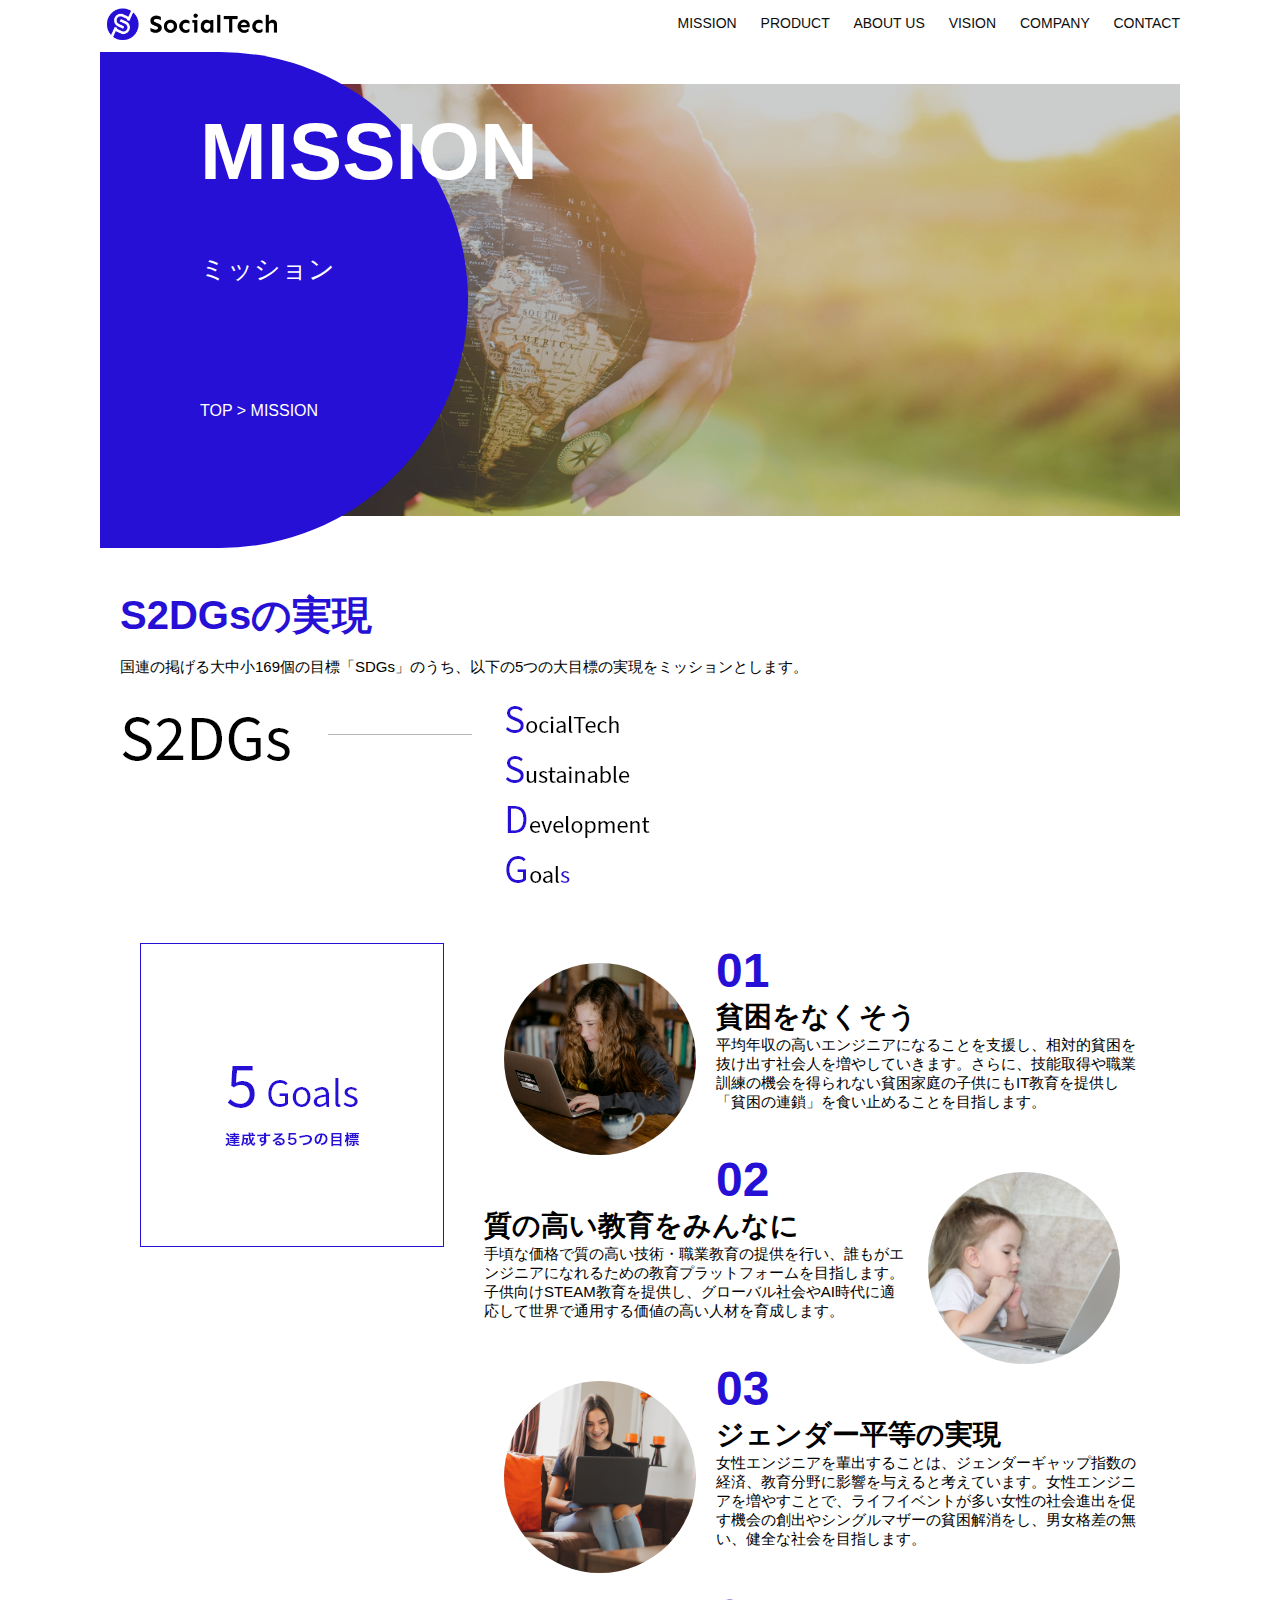
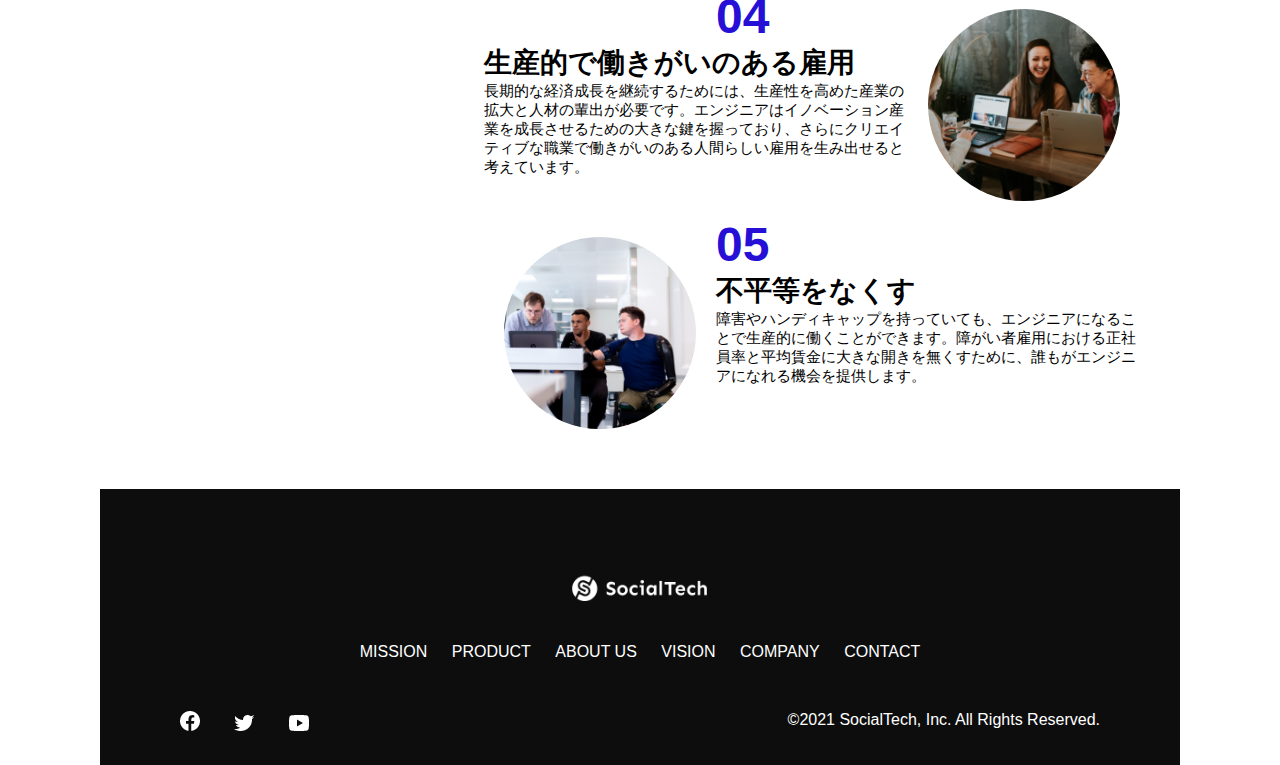
<file: jquery/mission.html>
<!DOCTYPE html>
<html>

<head>
    <title>SocialTech - MISSON ミッション -</title>
    <meta charset="utf-8">
    <meta name="description" content="SocialTechが目指す5つの目標（S2DGs）を紹介します">
    <meta name="viewport" content="width=device-width, initial-scale=1.0">
    <link rel="stylesheet" href="style.css">
</head>

<body>
    <!-- ヘッダー -->
    <header>
        <!-- ロゴ -->
        <a href="index.html" id="logo"><img src="images/logo.png" alt="トップページに戻る"></a>

        <!-- PC用ナビゲーション -->
        <nav id="nav-pc">
            <a href="mission.html">MISSION</a>
            <a href="product.html">PRODUCT</a>
            <a href="index.html#aboutus">ABOUT US</a>
            <a href="index.html#vision">VISION</a>
            <a href="index.html#company">COMPANY</a>
            <a href="index.html#contact">CONTACT</a>
        </nav>

        <!-- スマホ用メニューボタン -->
        <img id="menu-sp" src="images/button-menu.png" alt="ナビゲーションを開く"
            onclick="document.getElementById('nav-sp').style.display = 'block'">

        <!-- スマホ用ナビゲーション -->
        <nav id="nav-sp">
            <img id="close" src="images/button-close.png" alt="ナビゲーションを閉じる"
                onclick="document.getElementById('nav-sp').style.display = 'none'">
            <a id="logo-sp" href="index.html" onclick="document.getElementById('nav-sp').style.display = 'none'"><img
                    src="images/logo-sp.png" alt="トップページに戻る"></a>
            <a class="menu" href="mission.html"
                onclick="document.getElementById('nav-sp').style.display = 'none'">MISSION</a>
            <a class="menu" href="product.html"
                onclick="document.getElementById('nav-sp').style.display = 'none'">PRODUCT</a>
            <a class="menu" href="index.html#aboutus"
                onclick="document.getElementById('nav-sp').style.display = 'none'">ABOUT US</a>
            <a class="menu" href="index.html#vision"
                onclick="document.getElementById('nav-sp').style.display = 'none'">VISION</a>
            <a class="menu" href="index.html#company"
                onclick="document.getElementById('nav-sp').style.display = 'none'">COMPANY</a>
            <a class="menu" href="index.html#contact"
                onclick="document.getElementById('nav-sp').style.display = 'none'">CONTACT</a>
            <div id="sns">
                <a href="https://www.facebook.com/sejuku2013"><img src="images/button-facebook.png"
                        alt="Facebookのリンク"></a>
                <a href="https://twitter.com/samuraijuku"><img src="images/button-twitter.png" alt="Twitterのリンク"></a>
                <a href="https://www.youtube.com/channel/UCCFOQO5aDK0xXam4cUQXT8g"><img src="images/button-youtube.png"
                        alt="YouTubeのリンク"></a>
            </div>
        </nav>
    </header>
    <main>
        <article>
            <section id="mission-main">
                <div id="mission-title">
                    <h1>MISSION</h1>
                    <span>ミッション</span>
                    <div>TOP > MISSION</div>
                </div>
            </section>
            <section id="mission-s2dgs">
                <h2 class="mission-h2">S2DGsの実現</h2>
                <p>国連の掲げる大中小169個の目標「SDGs」のうち、以下の5つの大目標の実現をミッションとします。</p>
                <img src="images/mission/mission-s2dgs.png" alt="S2DGs">
            </section>
            <section id="mission-5goals">
                <div>
                    <img id="s2dgs-image" src="images/mission/mission-5goals.png" alt="5Goals">
                </div>
                <div>
                    <div>
                        <img class="fivegoals-image-left" src="images/mission/mission-5goals01.png" alt="PCを操作する女の子">
                        <span class="fivegoals-number">01</span>
                        <h3 class="fivegoals-h3">貧困をなくそう</h3>
                        <p class="fivegoals-p">
                            平均年収の高いエンジニアになることを支援し、相対的貧困を抜け出す社会人を増やしていきます。さらに、技能取得や職業訓練の機会を得られない貧困家庭の子供にもIT教育を提供し「貧困の連鎖」を食い止めることを目指します。
                        </p>
                    </div>
                    <div>
                        <img class="fivegoals-image-right" src="images/mission/mission-5goals02.png"
                            alt="PCを見つめる小さい女の子">
                        <span class="fivegoals-number">02</span>
                        <h3 class="fivegoals-h3">質の高い教育をみんなに</h3>
                        <p class="fivegoals-p">
                            手頃な価格で質の高い技術・職業教育の提供を行い、誰もがエンジニアになれるための教育プラットフォームを目指します。子供向けSTEAM教育を提供し、グローバル社会やAI時代に適応して世界で通用する価値の高い人材を育成します。
                        </p>
                    </div>
                    <div>
                        <img class="fivegoals-image-left" src="images/mission/mission-5goals03.png" alt="PCを操作する女性">

                        <span class="fivegoals-number">03</span>
                        <h3 class="fivegoals-h3">ジェンダー平等の実現</h3>
                        <p class="fivegoals-p">
                            女性エンジニアを輩出することは、ジェンダーギャップ指数の経済、教育分野に影響を与えると考えています。女性エンジニアを増やすことで、ライフイベントが多い女性の社会進出を促す機会の創出やシングルマザーの貧困解消をし、男女格差の無い、健全な社会を目指します。
                        </p>
                    </div>
                    <div>
                        <img class="fivegoals-image-right" src="images/mission/mission-5goals04.png" alt="笑顔で話し合う3人の男女">
                        <span class="fivegoals-number">04</span>
                        <h3 class="fivegoals-h3">生産的で働きがいのある雇用</h3>
                        <p class="fivegoals-p">
                            長期的な経済成長を継続するためには、生産性を高めた産業の拡大と人材の輩出が必要です。エンジニアはイノベーション産業を成長させるための大きな鍵を握っており、さらにクリエイティブな職業で働きがいのある人間らしい雇用を生み出せると考えています。
                        </p>
                    </div>
                    <div>
                        <img class="fivegoals-image-left" src="images/mission/mission-5goals05.png"
                            alt="障害を持つ男性が生き生きと働く様子">
                        <span class="fivegoals-number">05</span>
                        <h3 class="fivegoals-h3">不平等をなくす</h3>
                        <p class="fivegoals-p">
                            障害やハンディキャップを持っていても、エンジニアになることで生産的に働くことができます。障がい者雇用における正社員率と平均賃金に大きな開きを無くすために、誰もがエンジニアになれる機会を提供します。
                        </p>
                    </div>
                </div>
            </section>
        </article>
        <footer>
            <div id="footer-logo">
                <img src="images/logo-sp.png" alt="SocialTech">
            </div>
            <div id="footer-link">
                <a href="mission.html">MISSION</a>
                <a href="product.html">PRODUCT</a>
                <a href="index.html#aboutus">ABOUT US</a>
                <a href="index.html#vision">VISION</a>
                <a href="index.html#company">COMPANY</a>
                <a href="index.html#contact">CONTACT</a>
            </div>
            <div id="sns-footer">
                <a href="https://www.facebook.com/sejuku2013"><img src="images/button-facebook.png"
                        alt="Facebookのリンク"></a>
                <a href="https://twitter.com/samuraijuku"><img src="images/button-twitter.png" alt="Twitterのリンク"></a>
                <a href="https://www.youtube.com/channel/UCCFOQO5aDK0xXam4cUQXT8g"><img src="images/button-youtube.png"
                        alt="YouTubeのリンク"></a>
                <span id="copyright">&copy;2021 SocialTech, Inc. All Rights Reserved. </span>
            </div>
        </footer>
    </main>
</body>

</html>
</file>
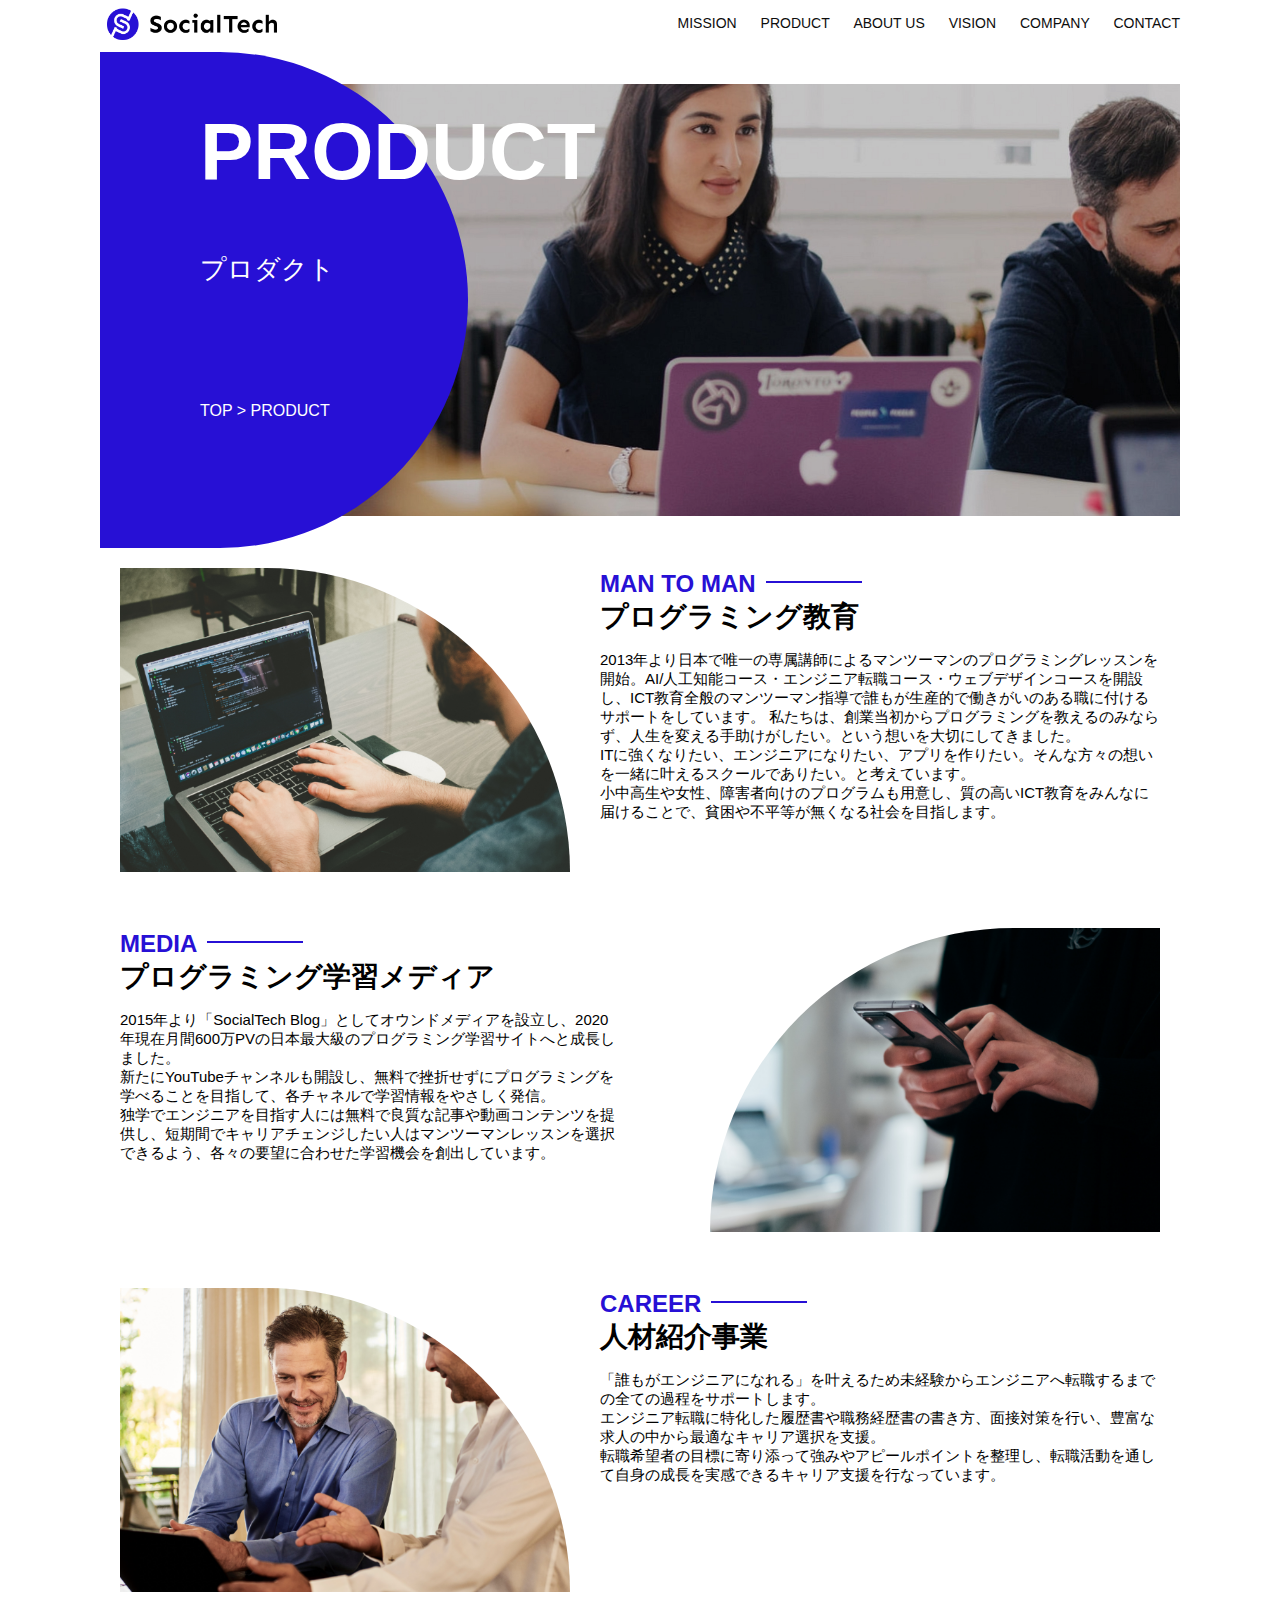
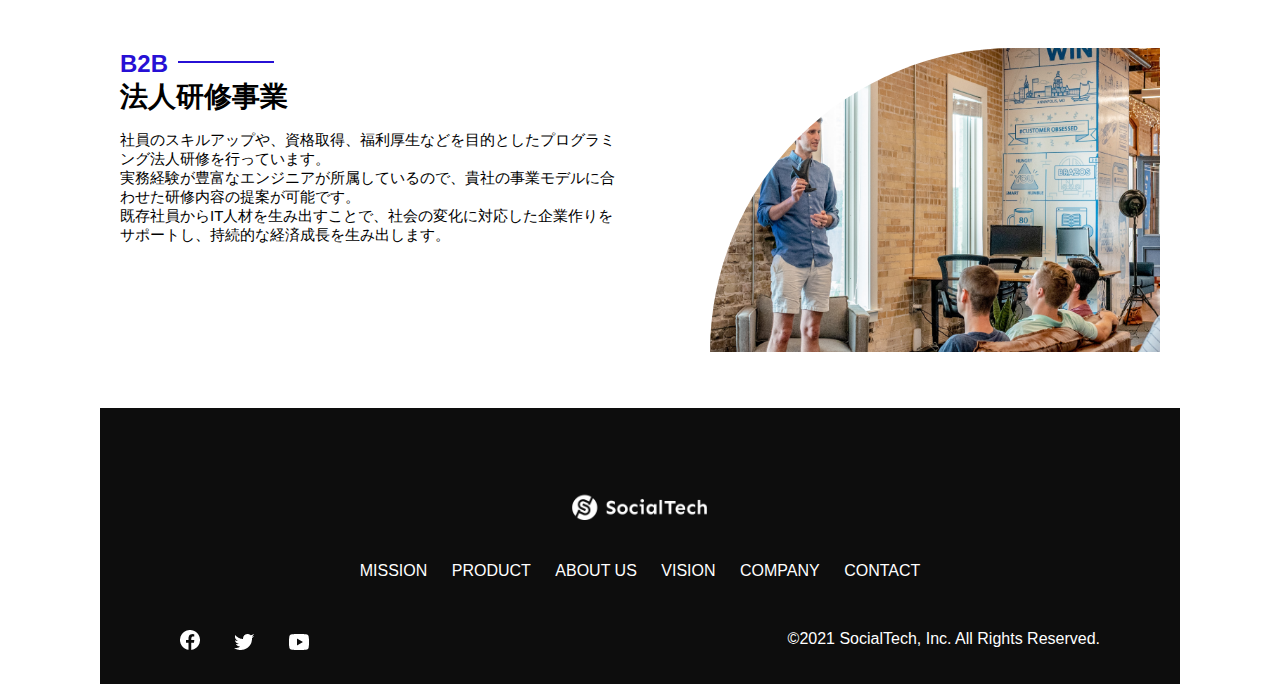
<file: jquery/product.html>
<!DOCTYPE html>
<html>

<head>
    <title>SocialTech -PRODUCT プロダクト- </title>
    <meta charset="utf-8">
    <meta name="description" content="SocialTechの4つのプロダクトを紹介します">
    <meta name="viewport" content="width=device-width, initial-scale=1.0">
    <link rel="stylesheet" href="style.css">
</head>

<body>
    <!-- ヘッダー -->
    <header>
        <!-- ロゴ -->
        <a href="index.html" id="logo"><img src="images/logo.png" alt="トップページに戻る"></a>

        <!-- PC用ナビゲーション -->
        <nav id="nav-pc">
            <a href="mission.html">MISSION</a>
            <a href="product.html">PRODUCT</a>
            <a href="index.html#aboutus">ABOUT US</a>
            <a href="index.html#vision">VISION</a>
            <a href="index.html#company">COMPANY</a>
            <a href="index.html#contact">CONTACT</a>
        </nav>

        <!-- スマホ用メニューボタン -->
        <img id="menu-sp" src="images/button-menu.png" alt="ナビゲーションを開く"
            onclick="document.getElementById('nav-sp').style.display = 'block'">

        <!-- スマホ用ナビゲーション -->
        <nav id="nav-sp">
            <img id="close" src="images/button-close.png" alt="ナビゲーションを閉じる"
                onclick="document.getElementById('nav-sp').style.display = 'none'">
            <a id="logo-sp" href="index.html" onclick="document.getElementById('nav-sp').style.display = 'none'"><img
                    src="images/logo-sp.png" alt="トップページに戻る"></a>
            <a class="menu" href="mission.html"
                onclick="document.getElementById('nav-sp').style.display = 'none'">MISSION</a>
            <a class="menu" href="product.html"
                onclick="document.getElementById('nav-sp').style.display = 'none'">PRODUCT</a>
            <a class="menu" href="index.html#aboutus"
                onclick="document.getElementById('nav-sp').style.display = 'none'">ABOUT US</a>
            <a class="menu" href="index.html#vision"
                onclick="document.getElementById('nav-sp').style.display = 'none'">VISION</a>
            <a class="menu" href="index.html#company"
                onclick="document.getElementById('nav-sp').style.display = 'none'">COMPANY</a>
            <a class="menu" href="index.html#contact"
                onclick="document.getElementById('nav-sp').style.display = 'none'">CONTACT</a>
            <div id="sns">
                <a href="https://www.facebook.com/sejuku2013"><img src="images/button-facebook.png"
                        alt="Facebookのリンク"></a>
                <a href="https://twitter.com/samuraijuku"><img src="images/button-twitter.png" alt="Twitterのリンク"></a>
                <a href="https://www.youtube.com/channel/UCCFOQO5aDK0xXam4cUQXT8g"><img src="images/button-youtube.png"
                        alt="YouTubeのリンク"></a>
            </div>
        </nav>
    </header>
    <main>
        <article>
            <section id="product-main">
                <div id="product-title">
                    <h1>PRODUCT</h1>
                    <span>プロダクト</span>
                    <div>TOP > PRODUCT</div>
                </div>
            </section>
            <section class="product-section1">
                <img src="images/product/product-mantoman.png" alt="PCでコードを書く男性">
                <div>
                    <h2 class="product-h2">MAN TO MAN</h2>
                    <h3 class="product-h3">プログラミング教育</h3>
                    <p>2013年より日本で唯一の専属講師によるマンツーマンのプログラミングレッスンを開始。AI/人工知能コース・エンジニア転職コース・ウェブデザインコースを開設し、ICT教育全般のマンツーマン指導で誰もが生産的で働きがいのある職に付けるサポートをしています。
                        私たちは、創業当初からプログラミングを教えるのみならず、人生を変える手助けがしたい。という想いを大切にしてきました。<br>ITに強くなりたい、エンジニアになりたい、アプリを作りたい。そんな方々の想いを一緒に叶えるスクールでありたい。と考えています。<br>小中高生や女性、障害者向けのプログラムも用意し、質の高いICT教育をみんなに届けることで、貧困や不平等が無くなる社会を目指します。
                    </p>
                </div>
            </section>
            <section class="product-section2">
                <div>
                    <h2 class="product-h2">MEDIA</h2>
                    <h3 class="product-h3">プログラミング学習メディア</h3>
                    <p>2015年より「SocialTech
                        Blog」としてオウンドメディアを設立し、2020年現在月間600万PVの日本最大級のプログラミング学習サイトへと成長しました。<br>新たにYouTubeチャンネルも開設し、無料で挫折せずにプログラミングを学べることを目指して、各チャネルで学習情報をやさしく発信。<br>独学でエンジニアを目指す人には無料で良質な記事や動画コンテンツを提供し、短期間でキャリアチェンジしたい人はマンツーマンレッスンを選択できるよう、各々の要望に合わせた学習機会を創出しています。
                    </p>
                </div>
                <img src="images/product/product-media.png" alt="スマートフォンを操作する人">
            </section>
            <section class="product-section1">
                <img src="images/product/product-career.png" alt="笑顔で話し合う2人の男性">
                <div>
                    <h2 class="product-h2">CAREER</h2>
                    <h3 class="product-h3">人材紹介事業</h3>
                    <p>「誰もがエンジニアになれる」を叶えるため未経験からエンジニアへ転職するまでの全ての過程をサポートします。<br>エンジニア転職に特化した履歴書や職務経歴書の書き方、面接対策を行い、豊富な求人の中から最適なキャリア選択を支援。<br>転職希望者の目標に寄り添って強みやアピールポイントを整理し、転職活動を通して自身の成長を実感できるキャリア支援を行なっています。<br>
                    </p>
                </div>
            </section>
            <section class="product-section2">
                <div>
                    <h2 class="product-h2">B2B</h2>
                    <h3 class="product-h3">法人研修事業</h3>
                    <p>社員のスキルアップや、資格取得、福利厚生などを目的としたプログラミング法人研修を行っています。<br>実務経験が豊富なエンジニアが所属しているので、貴社の事業モデルに合わせた研修内容の提案が可能です。<br>既存社員からIT人材を生み出すことで、社会の変化に対応した企業作りをサポートし、持続的な経済成長を生み出します。
                    </p>
                </div>
                <img src="images/product/product-b2b.png" alt="講演中の男性とそれを聴く人々">
            </section>
        </article>
        <footer>
            <div id="footer-logo">
                <img src="images/logo-sp.png" alt="SocialTech">
            </div>
            <div id="footer-link">
                <a href="mission.html">MISSION</a>
                <a href="product.html">PRODUCT</a>
                <a href="index.html#aboutus">ABOUT US</a>
                <a href="index.html#vision">VISION</a>
                <a href="index.html#company">COMPANY</a>
                <a href="index.html#contact">CONTACT</a>
            </div>
            <div id="sns-footer">
                <a href="https://www.facebook.com/sejuku2013"><img src="images/button-facebook.png"
                        alt="Facebookのリンク"></a>
                <a href="https://twitter.com/samuraijuku"><img src="images/button-twitter.png" alt="Twitterのリンク"></a>
                <a href="https://www.youtube.com/channel/UCCFOQO5aDK0xXam4cUQXT8g"><img src="images/button-youtube.png"
                        alt="YouTubeのリンク"></a>
                <span id="copyright">&copy;2021 SocialTech, Inc. All Rights Reserved. </span>
            </div>
        </footer>
    </main>
</body>

</html>
</file>
<file: jquery/style.css>
/* PC、スマホ共通スタイル */
body {
  font-family: "Source Sans Pro", "Hiragino Kaku Gothic ProN", Meiryo, Arial,
    sans-serif;
}

p {
  font-size: 15px;
}

.arrow-right {
  color: #2710d5;
}

#submit {
  margin-top: 50px;
}

/*================
 PC用のスタイル
=================*/
@media screen and (min-width: 768px) {
  /* PC用カルーセル設定 */
  .carousel {
    width: 885px;
    margin-left: 20px;
  }

  .carouselImg {
    width: 885px;
  }
  /* 横幅設定 */
  body {
    max-width: 1080px;
    min-width: 900px;
    margin: 0 auto 0 auto;
  }

  /* ヘッダー */
  header {
    display: flex;
    justify-content: space-between;
  }

  /* ナビゲーションのレイアウト */
  #nav-pc {
    font-size: 14px;
    padding-top: 15px;
  }

  /* ナビゲーションのリンクの装飾設定 */
  #nav-pc > a {
    text-decoration: none;
    margin-left: 20px;
  }
  #nav-pc > a:link {
    color: #0d0d0d;
  }
  #nav-pc > a:visited {
    color: #0d0d0d;
  }
  #nav-pc > a:hover {
    color: #0d0d0d;
    text-decoration: underline;
  }
  #nav-pc > a:active {
    color: #0d0d0d;
  }

  /* スマホ用ナビを非表示 */
  #nav-sp,
  #menu-sp {
    display: none;
  }

  /* メインビジュアル*/
  /* #main-visual {
    position: relative;
    height: 400px;
  }
  #main-message {
    position: absolute;
    top: 0;
    left: 0;
    background-color: #2710d5;
    color: #ffffff;
    border-radius: 0 0 476px 0;
    max-width: 620px;
    height: 100%;
    width: 100%;
    z-index: 11;
  }
  #main-message > h1 {
    font-size: 60px;
    font-weight: bold;
    margin: 100px 0 0 50px;
  }

  #main-message > p {
    font-size: 28px;
    margin: 0 0 0 50px;
  }
  #main-visual > img {
    max-width: 620px;
    border-radius: 476px 0 0 0;
    position: absolute;
    top: 0;
    right: 0;
    z-index: 10;
  } */

  /*見出し*/
  h2 {
    margin: 40px 0 0 0;
  }

  h2::after {
    content: url("images/line.png");
    margin-left: 10px;
  }

  h3 {
    font-size: 27px;
  }

  /* ミッション */
  #mission {
    margin: 80px auto 80px auto;
    width: 100%;
  }

  #mission-flex {
    width: 100%;
    display: flex;
  }

  #mission-flex > div {
    width: 50%;
    margin: 20px;
  }

  #mission-photo {
    width: 100%;
  }

  #s2dgs {
    margin-top: 50px;
    width: 100%;
  }

  /* プロダクト */
  #product {
    background-color: #fafafa;
    margin: 80px 0 80px 0;
    padding: 10px 40px 0px 40px;
  }

  /* 外枠 */
  #product > div {
    margin-top: 40px;
    display: flex;
  }

  /* 左のカラム */
  #product-left {
    width: 50%;
    margin-right: 20px;
  }

  /* 右のカラム */
  #product-right {
    width: 50%;
    margin-left: 20px;
    margin-top: 80px;
  }

  /* 写真＋説明の枠 */
  #product-left > div {
    position: relative;
    height: 480px;
    margin-right: 20px;
  }
  #product-right > div {
    position: relative;
    height: 480px;
    margin-left: 20px;
  }

  /* 写真*/
  .product-photo {
    width: 100%;
  }

  /* 説明文の枠 */
  .product-explain {
    background-color: #ffffff;
    position: absolute;
    left: 0;
    top: 280px;
    margin: 0 40px 0 40px;
    padding: 20px;
    box-shadow: 5px 5px 10px rgba(0, 0, 0, 0.05);
  }

  /* 説明文の英語 */
  .product-explain > span {
    color: #2710d5;
    font-weight: bold;
    font-size: 16px;
    margin: 0px;
  }

  /* 説明文の見出し */
  .product-explain > h3 {
    font-size: 20px;
    margin: 5px 0 5px 0;
  }

  /* 説明文 */
  .product-explain > p {
    font-size: 14px;
    margin: 0;
  }

  /* もっと見るボタン */
  #product-more {
    margin: 0 auto -42px auto;
  }

  /* ABOUT US */
  #aboutus {
    margin: 80px auto 80px auto;
  }

  /* ３つの組織文化と写真を入れる枠 */
  #aboutus > div {
    display: flex;
  }

  /* 写真 */
  .culture-img {
    width: 100%;
    align-self: flex-start;
  }

  .culture-img2 {
    margin-top: 50px;
    width: 100%;
  }

  /* 3つの組織文化の表 */
  .culture-table {
    margin-right: 50px;
  }

  /* 番号 */
  .culture-num {
    font-size: 80px;
    color: #2710d5;
    margin: 0 20px 0 0;
  }

  /* 組織文化英語 */
  .culture-en {
    color: #2710d5;
    font-weight: bold;
    font-size: 24px;
    display: block;
  }

  /* 組織文化日本語 */
  .culture-jp {
    font-size: 28px;
    font-weight: bold;
  }

  /* 説明文 */
  .culture-description {
    margin: 0;
  }

  /* ビジョン */
  #vision {
    margin: 80px auto 80px auto;
  }

  /* セクション内の外枠*/
  #vision > div {
    width: 100%;
    display: flex;
    justify-content: space-between;
    flex-wrap: wrap;
  }

  /*7つの行動指針の枠*/
  .vision-box {
    width: 300px;
    height: 300px;
    margin-bottom: 30px;
    position: relative;
  }

  .vision-box > img {
    width: 100%;
    height: auto;
    position: absolute;
    top: 0;
    left: 0;
    z-index: 30;
  }

  .vision-box > span {
    position: absolute;
    top: 0;
    left: 0;
    z-index: 31;
    margin-right: 20px;
  }

  .vision-box > span > h4 {
    color: #2710d5;
    font-size: 19px;
    margin: 80px 0 0 0;
  }

  .vision-box > span > h4::first-letter {
    font-size: 40px;
  }

  .vision-box > span > h5 {
    font-size: 20px;
    margin: 0 0 0 0;
  }

  .vision-box > span > p {
    margin: 10px 0 0 0;
  }

  /*会社概要*/
  #company {
    margin: 80px auto 80px auto;
  }

  #company-table {
    width: 100%;
  }

  .tableheader {
    text-align: left;
    padding: 20px;
    border-bottom-color: #2710d5;
    border-bottom-width: 1px;
    border-bottom-style: solid;
    width: 100px;
  }

  .tableheader-first {
    text-align: left;
    padding: 20px;
    border-bottom-color: #2710d5;
    border-bottom-width: 1px;
    border-bottom-style: solid;
    border-top-color: #2710d5;
    border-top-width: 1px;
    border-top-style: solid;
    width: 100px;
  }

  .cell {
    padding: 30px;
    border-bottom-color: #ececec;
    border-bottom-width: 1px;
    border-bottom-style: solid;
  }
  .cell-first {
    padding: 30px;
    border-bottom-color: #ececec;
    border-bottom-width: 1px;
    border-bottom-style: solid;
    border-top-color: #ececec;
    border-top-width: 1px;
    border-top-style: solid;
  }

  #company > iframe {
    width: 100%;
    height: 368px;
    margin-top: 40px;
  }

  /* お問い合わせ */
  #contact {
    margin: 80px auto 80px auto;
  }

  /* 外枠 */
  #contact > form > div {
    display: flex;
    flex-direction: row;
    flex-wrap: wrap;
    padding-bottom: 30px;
  }

  /* 左列　見出し */
  .contact-heading {
    width: 240px;
    align-self: center;
  }
  /* 見出しのラベル */
  .contact-label {
    font-weight: bold;
  }
  /* 必須 */
  .contact-span {
    color: #ce2222;
    margin: 0 0 0 20px;
    font-weight: bold;
  }
  /* テキストボックス */
  .contact-textbox {
    border-top: 0px;
    border-left: 0px;
    border-right: 0px;
    border-bottom-width: 1px;
    border-bottom-color: #707070;
    border-style: solid;
    background-color: #fafafa;
    height: 56px;
    width: 400px;
  }

  /* お問い合わせ内容のテキストエリア */
  .contact-textarea {
    border-top: 0px;
    border-left: 0px;
    border-right: 0px;
    border-bottom-width: 1px;
    border-bottom-color: #707070;
    background-color: #fafafa;
    width: 400px;
    height: 200px;
  }

  /* 個人情報の取り扱い */
  details {
    width: 700px;
  }
  details > div {
    background-color: #fafafa;
    padding: 20px;
  }

  details > div > span {
    font-weight: bold;
  }

  /* フッター */
  footer {
    background-color: #0d0d0d;
    text-align: center;
    padding: 80px 80px 30px 80px;
  }

  #footer-logo {
    margin-bottom: 30px;
  }

  #footer-link {
    margin-bottom: 50px;
  }
  #footer-link > a {
    text-decoration: none;
    margin: 10px;
  }
  #footer-link > a:link {
    color: #ffffff;
  }
  #footer-link > a:visited {
    color: #ffffff;
  }
  #footer-link > a:hover {
    color: #ffffff;
    text-decoration: underline;
  }
  #footer-link > a:active {
    color: #ffffff;
  }

  #sns-footer {
    text-align: left;
    width: 100%;
  }
  #sns-footer > a {
    margin-right: 30px;
  }

  #copyright {
    color: #ffffff;
    float: right;
  }

  /* mission.html用スタイル */
  /* ミッションのメインビジュアル */
  #mission-main {
    height: 496px;
    width: 100%;
    background-image: url("images/mission/mission-main.png");
    background-repeat: no-repeat;
    background-position-y: center;
  }

  #mission-title {
    background-color: #2710d5;
    width: 368px;
    color: #ffffff;
    height: 496px;
    border-radius: 0 248px 248px 0;
    position: relative;
  }
  #mission-title > h1 {
    position: absolute;
    top: 0;
    left: 100px;
    font-size: 80px;
  }

  #mission-title > span {
    position: absolute;
    top: 200px;
    left: 100px;
    font-size: 26px;
  }

  #mission-title > div {
    position: absolute;
    top: 350px;
    left: 100px;
    font-size: 16px;
  }

  #mission-s2dgs {
    width: 100%;
    margin: 20px;
  }

  .mission-h2 {
    color: #2710d5;
    font-size: 40px;
  }

  .mission-h2::after {
    content: none;
  }

  #mission-5goals {
    margin: 20px;
    display: flex;
  }
  #mission-5goals > div {
    flex-grow: 1;
    padding: 20px;
  }

  #mission-5goals > div > div {
    margin-bottom: 40px;
  }

  .fivegoals-image-right {
    float: right;
    margin: 20px;
  }

  .fivegoals-image-left {
    float: left;
    margin: 20px;
  }

  .fivegoals-number {
    color: #2710d5;
    font-size: 48px;
    font-weight: bold;
    margin: 0;
  }

  .fivegoals-h3 {
    font-size: 28px;
    margin: 0;
  }
  .fivegoals-p {
    margin: 0;
  }

  /* プロダクトページ */
  #product-main {
    height: 496px;
    width: 100%;
    background-image: url("images/product/product-main.png");
    background-repeat: no-repeat;
    background-position-y: center;
  }

  #product-title {
    background-color: #2710d5;
    width: 368px;
    color: #ffffff;
    height: 496px;
    border-radius: 0 248px 248px 0;
    position: relative;
  }
  #product-title > h1 {
    position: absolute;
    top: 0;
    left: 100px;
    font-size: 80px;
  }

  #product-title > span {
    position: absolute;
    top: 200px;
    left: 100px;
    font-size: 26px;
  }

  #product-title > div {
    position: absolute;
    top: 350px;
    left: 100px;
    font-size: 16px;
  }

  /* セクション1 */
  .product-section1 {
    position: relative;
    margin: 20px;
    height: 340px;
  }

  .product-section1 > img {
    position: absolute;
    top: 0;
    left: 0;
    width: 450px;
    margin: 0 40px 30px 0;
    border-radius: 0 432px 0 0;
  }

  .product-section1 > div {
    position: absolute;
    top: 0;
    left: 480px;
  }

  /*セクション２*/

  .product-section2 {
    position: relative;
    margin: 20px;
    height: 340px;
  }

  .product-section2 > img {
    position: absolute;
    top: 0;
    right: 0;
    width: 450px;
    margin: 0 0 30px 40px;
    border-radius: 432px 0 0 0;
  }

  .product-section2 > div {
    width: 500px;
    position: absolute;
    top: 0;
    left: 0;
  }

  .product-h2 {
    color: #2710d5;
    font-size: 24px;
    margin: 0;
  }

  .product-h3 {
    font-size: 28px;
    margin: 0;
  }
}

/*====================
 スマートフォン用のスタイル
=====================*/
@media screen and (max-width: 767px) {
  /* スマホ用カルーセル設定 */
  .carousel {
    width: 375px;
    margin: 0 auto 0 auto;
  }
  .carouselImg {
    width: 375px;
  }
  body {
    min-width: 375px;
    margin: 0;
  }

  /* PC用ナビゲーション非表示 */
  #nav-pc {
    display: none;
  }

  /* ハンバーガーメニュー */
  #menu-sp {
    /* float: right;
    padding: 0; */
    position: absolute;
    top: 0px;
    right: 0px;
  }

  /* スマホ用ナビゲーションの表示切替*/
  /* 初期状態、レイアウトと非表示設定 */
  #nav-sp {
    background-color: #2710d5;
    position: absolute;
    left: 0;
    top: 0;
    height: 100%;
    width: 100%;
    display: none;
    z-index: 100;
  }

  /* ×ボタン */
  #close {
    position: absolute;
    top: 20px;
    right: 20px;
  }

  /* ナビゲーションメニュー用ロゴ */
  #logo-sp {
    margin: 80px 0 30px 20px;
  }

  /* ナビゲーションのリンクの装飾設定 */
  #nav-sp > a {
    display: block;
  }

  #nav-sp > a:link {
    color: #ffffff;
  }
  #nav-sp > a:visited {
    color: #ffffff;
  }
  #nav-sp > a:hover {
    color: #ffffff;
    text-decoration: underline;
  }
  #nav-sp > a:active {
    color: #ffffff;
  }

  #nav-sp > .menu {
    text-decoration: none;
    display: block;
    margin: 0 20px 0 20px;
    height: 44px;
    font-size: 16px;
    background-image: url("images/arrow.png");
    background-repeat: no-repeat;
    background-position: right top;
  }

  #sns {
    position: absolute;
    bottom: 20px;
    left: 20px;
  }
  #sns > a {
    margin-right: 30px;
  }

  /* メインビジュアル */
  #main-visual {
    position: relative;
    height: 470px;
    width: 100%;
    overflow: hidden;
  }
  #main-visual > div {
    position: absolute;
    top: 0;
    left: 0;
    background-color: #2710d5;
    color: white;
    border-radius: 0 0 476px 0;
    text-align: center;
    height: 280px;
    width: 100%;
    z-index: 11;
  }
  #main-visual > div > h1 {
    font-size: 28px;
    margin: 90px 0 0 0;
  }

  #main-visual > div > p {
    margin: 0;
  }

  #main-visual > img {
    width: 100%;
    border-radius: 476px 0 0 0;

    z-index: 10;
    position: absolute;
    bottom: 0;
    right: 0;
  }

  /*見出し*/
  h2::after {
    content: url("images/line.png");
    margin-left: 10px;
  }

  h3 {
    font-size: 24px;
    margin: 10px 0 0 0;
  }

  /* ミッション */
  #mission {
    margin: 20px;
  }

  #mission-photo {
    width: 100%;
  }

  #s2dgs {
    width: 100%;
  }

  /* プロダクト */
  #product {
    background-color: #fafafa;
    padding-top: 10px;
  }

  #product h2 {
    margin-left: 20px;
  }
  /* 外枠 */
  /* 左右のカラム　スマホでは縦並び */
  #product-left,
  #product-right {
    margin-right: 20px;
    margin-left: 20px;
  }

  /* 写真＋説明の枠 */
  #product-left > div,
  #product-right > div {
    position: relative;
    height: 540px;
  }

  /* 説明文の枠 */
  .product-explain {
    background-color: #ffffff;
    position: absolute;
    left: 0;
    bottom: 50px;
    padding: 20px;
    box-shadow: 5px 5px 10px rgba(0, 0, 0, 0.05);
  }

  .product-explain > span {
    color: #2710d5;
    font-weight: bold;
    font-size: 16px;
    margin: 0px;
  }

  .product-explain > h3 {
    margin: 10px 0 10px 0;
  }

  /* 写真*/
  .product-photo {
    width: 100%;
  }

  #product-more > img {
    margin: 0 0 -42px 20px;
  }

  /* ABOUT US */
  #aboutus {
    margin: 80px 20px 80px 20px;
  }

  #aboutus > div {
    display: flex;
    flex-direction: column;
  }

  .culture-table {
    width: 100%;
    padding-right: 20px;
    order: 2;
  }

  .culture-img {
    width: 100%;
    order: 1;
  }

  .culture-img2 {
    width: 100%;
  }
  .culture-num {
    font-size: 80px;
    color: #2710d5;
  }

  .culture-en {
    color: #2710d5;
    font-weight: bold;
    font-size: 24px;
    display: block;
  }

  .culture-jp {
    display: block;
  }

  .culture-description {
    margin: 0;
  }

  /* ビジョン */
  #vision {
    margin: 80px 20px 80px 20px;
  }

  .vision-box {
    width: 300px;
    height: 300px;
    margin-bottom: 30px;
    position: relative;
  }

  .vision-box > img {
    width: 100%;
    height: auto;
    position: absolute;
    top: 0;
    left: 0;
    z-index: 30;
  }

  .vision-box > span {
    position: absolute;
    top: 0;
    left: 0;
    z-index: 31;
    margin-right: 20px;
  }

  .vision-box > span > h4 {
    color: #2710d5;
    font-size: 19px;
    margin: 60px 0 0 0;
  }

  .vision-box > span > h5 {
    font-size: 20px;
    margin: 0 0 0 0;
  }
  .vision-box > span > p {
    margin: 10px 0 0 0;
  }

  /*会社概要*/
  #company {
    margin: 0 20px 0 20px;
  }

  #company > h3 {
    margin-bottom: 20px;
  }

  #company-table {
    width: 100%;
  }

  .tableheader-first {
    text-align: left;
    padding: 20px;
    border-bottom-color: #2710d5;
    border-bottom-width: 1px;
    border-bottom-style: solid;
    border-top-color: #2710d5;
    border-top-width: 1px;
    border-top-style: solid;
    width: 50px;
  }
  .tableheader {
    text-align: left;
    padding: 20px;
    border-bottom-color: #2710d5;
    border-bottom-width: 1px;
    border-bottom-style: solid;
    width: 50px;
  }

  .cell-first {
    padding: 20px;
    border-bottom-color: #ececec;
    border-bottom-width: 1px;
    border-bottom-style: solid;
    border-top-color: #ececec;
    border-top-width: 1px;
    border-top-style: solid;
  }
  .cell {
    padding: 20px;
    border-bottom-color: #ececec;
    border-bottom-width: 1px;
    border-bottom-style: solid;
  }

  #company > iframe {
    width: 100%;
    height: 240px;
    margin: 40px 0 0 0;
  }

  /* お問い合わせ */
  #contact {
    margin: 80px 20px 80px 20px;
  }

  #contact > h3 {
    margin-bottom: 20px;
  }

  #contact > form > div {
    margin-bottom: 20px;
  }

  .contact-heading {
    margin-bottom: 20px;
  }

  /* ラベル */
  .contact-label {
    font-weight: bold;
  }

  /* 必須 */
  .contact-span {
    color: #ce2222;
    margin: 0 0 0 20px;
    font-weight: bold;
  }

  .contact-textbox {
    height: 56px;
    border-top: 0px;
    border-left: 0px;
    border-right: 0px;
    background-color: #fafafa;
    border-bottom-width: 1px;
    border-bottom-color: #707070;
    border-style: solid;
    min-width: 300px;
    width: 100%;
  }

  .contact-textarea {
    height: 150px;
    border-top: 0px;
    border-left: 0px;
    border-right: 0px;
    background-color: #fafafa;
    width: 100%;
  }

  .radiobutton {
    margin-bottom: 20px;
  }

  /* .radiobutton + label::after {
        content: "\A";
        white-space: pre;
    } */

  /* フッター */
  footer {
    background-color: #0d0d0d;
    padding: 30px 20px 50px 20px;
  }

  #footer-logo {
    margin-bottom: 30px;
  }

  #footer-link {
    margin-bottom: 50px;
  }
  #footer-link > a {
    text-decoration: none;
    margin: 0 20px 30px 0;
    display: block;

    background-image: url("images/arrow.png");
    background-repeat: no-repeat;
    background-position: right top;
  }
  #footer-link > a:link {
    color: #ffffff;
  }
  #footer-link > a:visited {
    color: #ffffff;
  }
  #footer-link > a:hover {
    color: #ffffff;
    text-decoration: underline;
  }
  #footer-link > a:active {
    color: #ffffff;
  }

  #sns-footer > a {
    margin-right: 30px;
  }
  #copyright {
    font-size: 12px;
    display: block;
    margin-top: 30px;
    color: #ffffff;
  }

  /* mission.html用スタイル */
  /* ミッションのメインビジュアル */
  #mission-main {
    height: 256px;
    width: 100%;
    background-image: url("images/mission/mission-main.png");
    background-repeat: no-repeat;
    background-position-y: center;
    background-size: auto 208px;
  }

  #mission-title {
    background-color: #2710d5;
    width: 136px;
    color: #ffffff;
    height: 256px;
    border-radius: 0 248px 248px 0;
    position: relative;
  }
  #mission-title > h1 {
    position: absolute;
    top: 0;
    left: 20px;
    font-size: 40px;
  }

  #mission-title > span {
    position: absolute;
    top: 110px;
    left: 20px;
    font-size: 18px;
  }

  #mission-title > div {
    position: absolute;
    top: 180px;
    left: 20px;
    font-size: 13px;
  }
  /* ミッションページ　S2DGSの設定 */
  #mission-s2dgs {
    margin: 20px;
  }

  .mission-h2 {
    color: #2710d5;
    font-size: 38px;
    margin: 0px;
  }

  .mission-h2::after {
    content: none;
  }

  #mission-s2dgs > img {
    width: 100%;
  }

  #section-s2dgs > img {
    width: 100%;
  }

  /* ミッションページ　5つのゴールの設定 */
  #mission-5goals {
    margin: 20px;
  }

  #mission-5goals > div > div {
    margin-bottom: 40px;
  }

  #s2dgs-image {
    width: 100%;
  }
  .fivegoals-image-right {
    margin: 20px auto 20px auto;
    display: block;
  }

  .fivegoals-image-left {
    margin: 20px auto 20px auto;
    display: block;
  }

  .fivegoals-number {
    color: #2710d5;
    font-size: 48px;
    margin: 0;
  }

  .fivegoals-h3 {
    font-size: 28px;
    margin: 0;
  }
  .fivegoals-p {
    margin: 0;
  }

  /* プロダクトページ */

  #product-main {
    height: 256px;
    width: 100%;
    background-image: url("images/product/product-main.png");
    background-repeat: no-repeat;
    background-position-y: center;
    background-size: auto 208px;
  }

  #product-title {
    background-color: #2710d5;
    width: 136px;
    color: #ffffff;
    height: 256px;
    border-radius: 0 248px 248px 0;
    position: relative;
  }
  #product-title > h1 {
    position: absolute;
    top: 0;
    left: 20px;
    font-size: 40px;
  }

  #product-title > span {
    position: absolute;
    top: 110px;
    left: 20px;
    font-size: 18px;
  }

  #product-title > div {
    position: absolute;
    top: 180px;
    left: 20px;
    font-size: 13px;
  }

  .product-section1 {
    margin: 20px;
  }

  .product-section1 > img {
    width: 100%;
    border-radius: 0 300px 0 0;
  }

  .product-section2 {
    margin: 20px;

    display: flex;
    flex-direction: column;
  }

  .product-section2 > img {
    order: 1;
    width: 100%;
    border-radius: 300px 0 0 0;
  }

  .product-section2 > div {
    order: 2;
  }

  .product-h2 {
    color: #2710d5;
    font-size: 24px;
    /* width: 250px; */
    margin: 0;
  }

  .product-h3 {
    font-size: 28px;
    margin: 0;
  }
}
</file>
